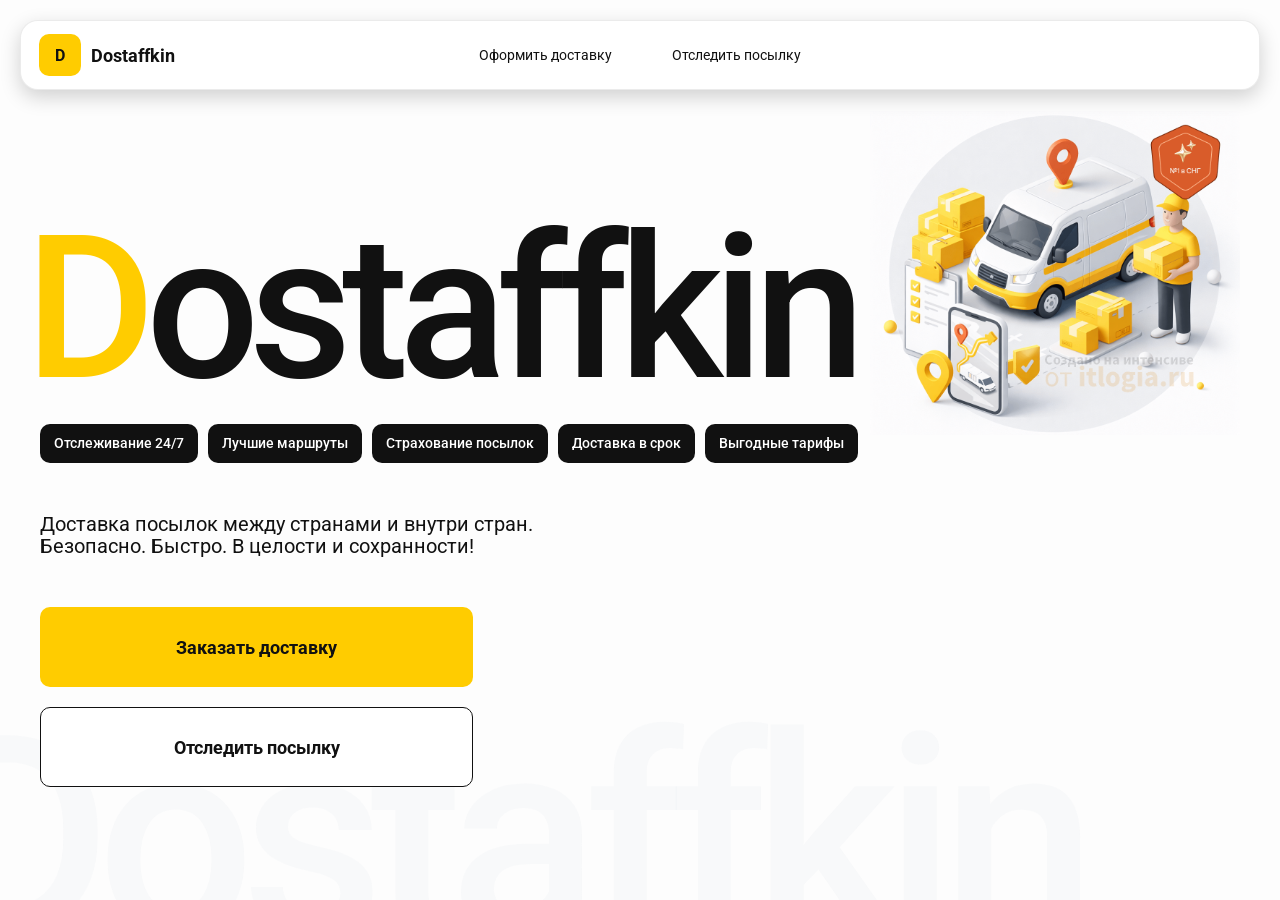
<file: index.html>
<!doctype html>
<html lang="ru">

<head>
    <meta charset="utf-8" />
    <meta name="viewport" content="width=device-width,initial-scale=1,maximum-scale=1,user-scalable=0" />
    <title>Dostaffkin — Доставка посылок между странами и внутри стран. Безопасно. Быстро. В целости и сохранности!
    </title>
    <link href="styles/base.css" rel="stylesheet" />
    <link href="styles/base_adaptive.css" rel="stylesheet" />
    <link href="styles/index.css" rel="stylesheet" />
    <link href="styles/index_adaptive.css" rel="stylesheet" />
</head>

<body>

    <div class="container">
        <header class="header">
            <a class="header-brand" href="#">
                <div class="header-logo">D</div>
                <div class="header-title">Dostaffkin</div>
            </a>
            <nav class="header-menu">
                <a class="header-link" href="./order.html">Оформить <span>доставку</span></a>
                <a class="header-link" href="./track.html">Отследить <span>посылку</span></a>
            </nav>


        </header>
        <main class="main">
            <section class="main-info">
                <div class="main-title">
                    <span>D</span>ostaffkin
                </div>

                <div class="main-features">
                    <div class="main-feature">Отслеживание 24/7</div>
                    <div class="main-feature">Лучшие маршруты</div>
                    <div class="main-feature">Страхование посылок</div>
                    <div class="main-feature">Доставка в срок</div>
                    <div class="main-feature">Выгодные тарифы</div>
                </div>
                <div class="main-description">
                    Доставка посылок между странами и внутри стран.
                    Безопасно. Быстро. В целости и сохранности!
                </div>
                <div class="main-actions">
                    <a class="button" type="button" href="./order.html">Заказать доставку</a>
                    <a class="button button-white" type="button" href="./track.html">Отследить посылку</a>
                </div>

            </section>
            <div class="main-title-ghost">Dostaffkin</div>
            <section class="main-image">
    <img src="images/main-image.png" alt="Main image"/>
</section>
        </main>




    </div>


</body>

</html>
</file>
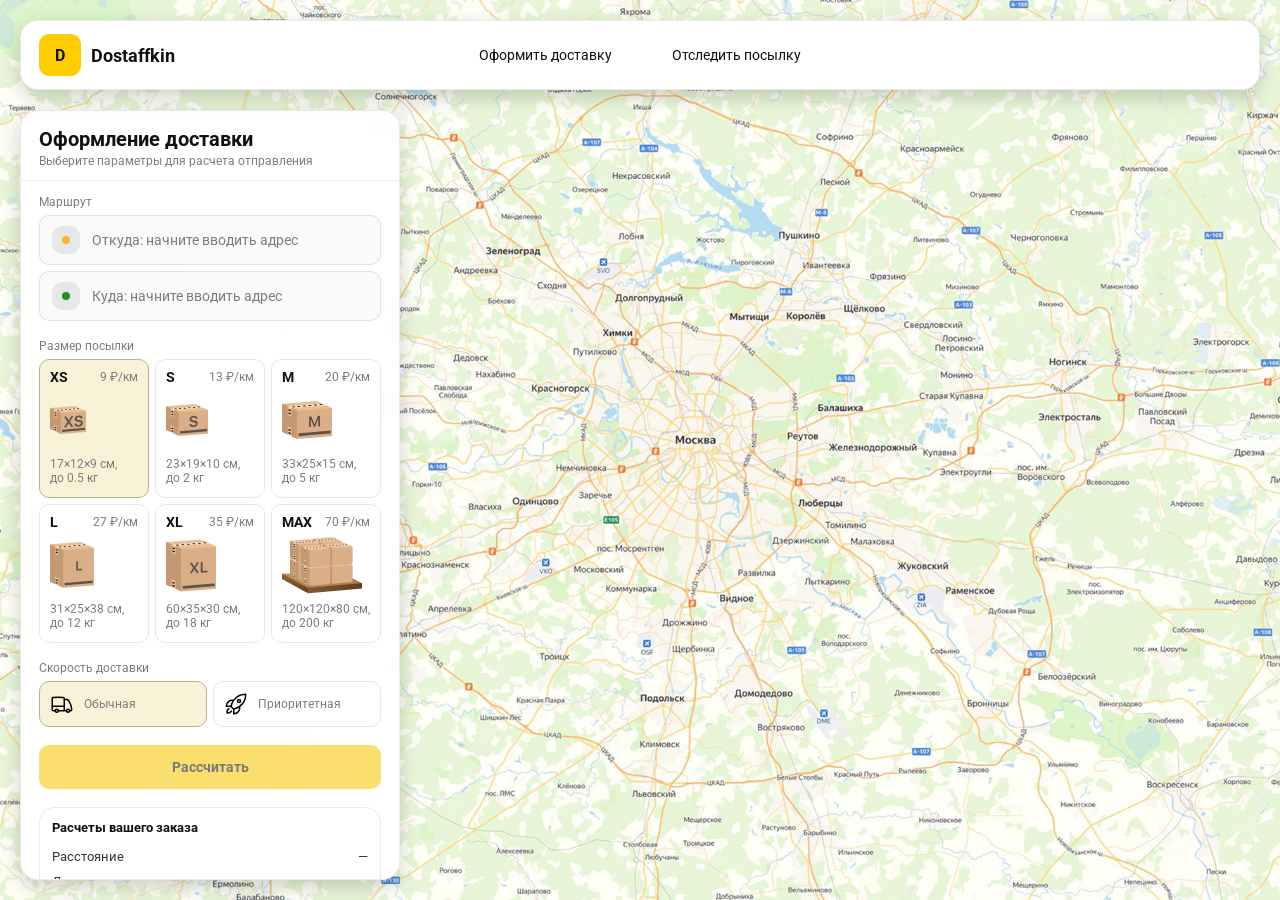
<file: order.html>
<!doctype html>
<html lang="ru">

<head>
    <meta charset="utf-8" />
    <meta name="viewport" content="width=device-width,initial-scale=1,maximum-scale=1,user-scalable=0" />
    <title>Оформление доставки</title>

    <link rel="stylesheet" href="styles/base.css" />
    <link rel="stylesheet" href="styles/base_adaptive.css" />

    <link rel="stylesheet" href="styles/order.css" />
    <link rel="stylesheet" href="styles/order_adaptive.css" />
</head>

<body>
    <div id="map"></div>


    <header class="header">
        <a class="header-brand" href="./index.html">
            <div class="header-logo">D</div>
            <div class="header-title">Dostaffkin</div>
        </a>
        <nav class="header-menu">
            <a class="header-link" href="#">Оформить <span>доставку</span></a>
            <a class="header-link" href="./track.html">Отследить <span>посылку</span></a>
        </nav>


    </header>

    <aside class="main" id="sidebar">
        <div class="main-header">
            <div class="main-title">Оформление доставки</div>
            <div class="main-text">Выберите параметры для расчета отправления</div>
        </div>
        <div class="main-content">
            <div class="main-route">
                <div class="main-block-title">Маршрут</div>
                <div class="main-fields">
                    <div class="main-field" id="fromField">
                        <div class="main-pin"></div>
                        <input id="from" placeholder="Откуда: начните вводить адрес" autocomplete="off" />
                        <div class="main-ac" id="fromAc" role="listbox" aria-label="Подсказки адресов"></div>
                    </div>

                    <div class="main-field" id="toField">
                        <div class="main-pin"></div>
                        <input id="to" placeholder="Куда: начните вводить адрес" autocomplete="off" />
                        <div class="main-ac" id="toAc" role="listbox" aria-label="Подсказки адресов"></div>
                    </div>
                </div>


            </div>
            <div class="main-package">
                <div class="main-block-title">Размер посылки</div>

                <div class="main-sizes">
                    <div class="main-size-card is-active" data-value="xs">
                        <div class="main-size-top">
                            <div class="main-size-label">XS</div>
                            <div class="main-size-rate">9 ₽/км</div>
                        </div>
                        <div class="main-size-media">
                            <img src="images/sizes/xs.png" alt="Короб XS" />
                        </div>
                        <div class="main-size-description">17×12×9 см,<br>до 0.5 кг</div>
                    </div>

                    <div class="main-size-card" data-value="s">
                        <div class="main-size-top">
                            <div class="main-size-label">S</div>
                            <div class="main-size-rate">13 ₽/км</div>
                        </div>
                        <div class="main-size-media">
                            <img src="images/sizes/s.png" alt="Короб S" />
                        </div>
                        <div class="main-size-description">23×19×10 см,<br>до 2 кг</div>
                    </div>

                    <div class="main-size-card" data-value="m">
                        <div class="main-size-top">
                            <div class="main-size-label">M</div>
                            <div class="main-size-rate">20 ₽/км</div>
                        </div>
                        <div class="main-size-media">
                            <img src="images/sizes/m.png" alt="Короб M" />
                        </div>
                        <div class="main-size-description">33×25×15 см,<br>до 5 кг</div>
                    </div>

                    <div class="main-size-card" data-value="l">
                        <div class="main-size-top">
                            <div class="main-size-label">L</div>
                            <div class="main-size-rate">27 ₽/км</div>
                        </div>
                        <div class="main-size-media">
                            <img src="images/sizes/l.png" alt="Короб L" />
                        </div>
                        <div class="main-size-description">31×25×38 см,<br>до 12 кг</div>
                    </div>

                    <div class="main-size-card" data-value="xl">
                        <div class="main-size-top">
                            <div class="main-size-label">XL</div>
                            <div class="main-size-rate">35 ₽/км</div>
                        </div>
                        <div class="main-size-media">
                            <img src="images/sizes/xl.png" alt="Короб XL" />
                        </div>
                        <div class="main-size-description">60×35×30 см,<br>до 18 кг</div>
                    </div>

                    <div class="main-size-card" data-value="max">
                        <div class="main-size-top">
                            <div class="main-size-label">MAX</div>
                            <div class="main-size-rate">70 ₽/км</div>
                        </div>
                        <div class="main-size-media main-size-media-palleta">
                            <img src="images/sizes/max.png" alt="Паллета" />
                        </div>
                        <div class="main-size-description">120×120×80 см,<br>до 200 кг</div>
                    </div>
                </div>
            </div>

<div class="main-speed">
    <div class="main-block-title">Скорость доставки</div>

    <div class="main-speeds">
        <div class="main-speed-card is-active" data-value="regular">
            <img class="main-speed-media" src="images/icons/regular.svg" alt="Regular"/>
            <div class="main-speed-description">Обычная</div>
        </div>
        <div class="main-speed-card" data-value="fast">
            <img class="main-speed-media" src="images/icons/fast.svg" alt="Fast"/>
            <div class="main-speed-description">Приоритетная</div>
        </div>

    </div>
</div>

            <div class="main-calculate-block">
                <button id="calc" class="button calculate-button" type="button" disabled>Рассчитать</button>
            </div>

            <div class="main-result" id="result">
                <div class="main-result-title">Расчеты вашего заказа</div>
                <div class="main-result-lines">
                    <div class="main-result-line"><span>Расстояние</span><span id="distanceValue">—</span></div>
                    <div class="main-result-line"><span>Доставим через</span><span id="durationValue">—</span></div>
                    <div class="main-result-line"><span>Тариф</span><span id="rateValue">—</span></div>
                </div>
                <div class="main-price">
                    <div class="main-price-label">Итого</div>
                    <div class="main-price-value" id="totalValue">—</div>
                </div>
            </div>

            <div class="main-order-box">
                <div class="main-order-form" id="orderForm">
                    <div class="main-order-title">Оформление доставки</div>
                    <div class="main-block-info-row">
                        <div class="main-block-title">Контакты</div>
                        <div class="order-fields">
                            <div class="main-field">
                                <input id="customerName" placeholder="Ваше имя" autocomplete="off" />
                            </div>
                            <div class="main-field">
                                <input id="customerPhone" placeholder="Ваш телефон" autocomplete="off"
                                    inputmode="tel" />
                            </div>
                        </div>
                    </div>
                    <div class="main-block-info-row extra-info">
                        <div class="main-block-title">Дополнительная информация</div>
                        <div class="main-field textarea">
                            <textarea id="comment" placeholder="Детали доставки и комментарии"></textarea>
                        </div>
                    </div>
                    <button id="submit" class="button main-submit-request" type="button" disabled>Отправить
                        заявку
                    </button>
                </div>

                <div class="main-order-success" id="orderSuccess">
                    <div class="main-success-icon">✓</div>
                    <div class="main-success-title">Заявка отправлена!</div>
                    <div class="main-success-title">Номер отправления – <span id="orderId"></span></div>
                    <div class="main-success-subtitle">Мы скоро свяжемся с вами</div>
                </div>
            </div>

        </div>

    </aside>


</body>

</html>
</file>
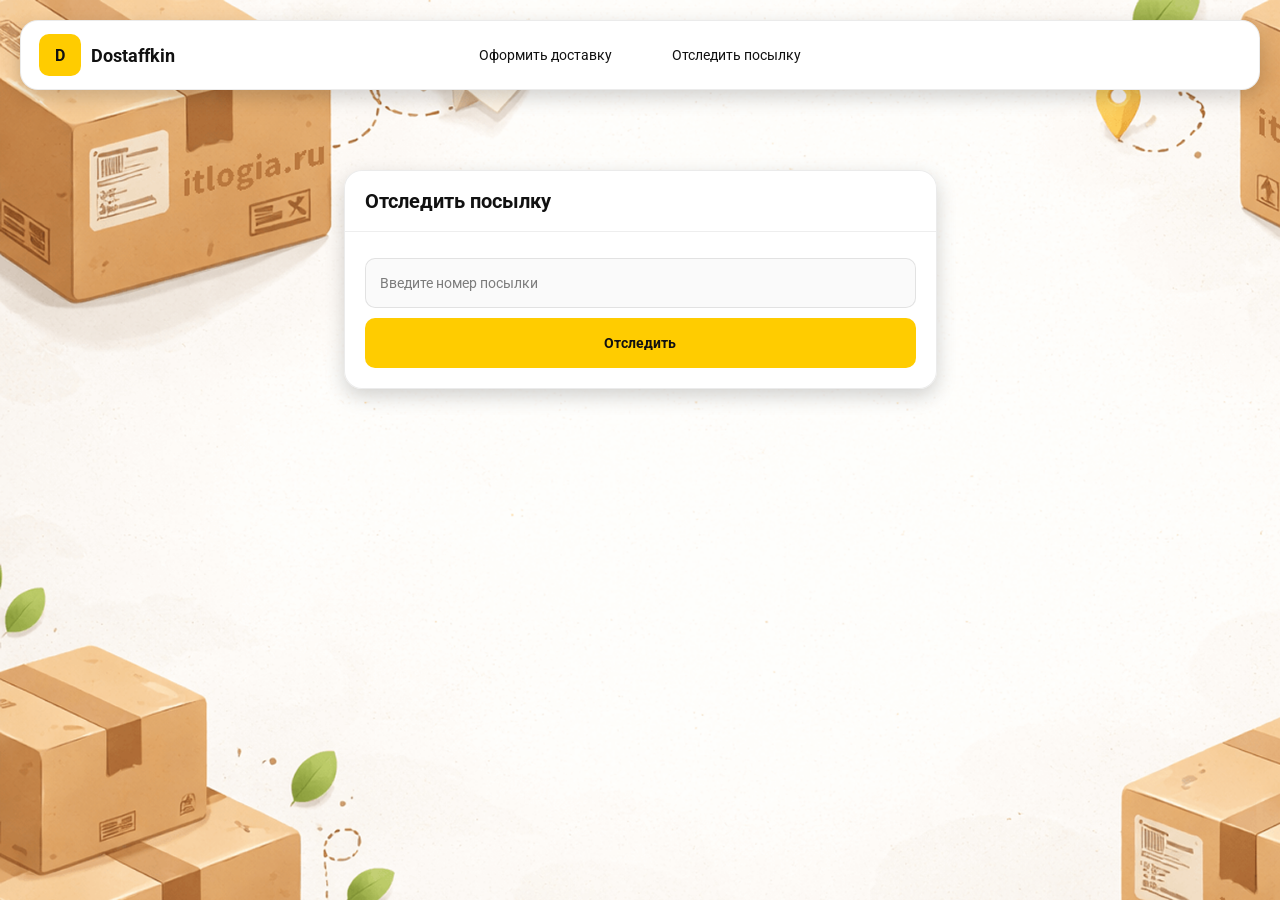
<file: track.html>
<!doctype html>
<html lang="ru">

<head>
    <meta charset="utf-8" />
    <meta name="viewport" content="width=device-width,initial-scale=1,maximum-scale=1,user-scalable=0" />
    <title>Отследить посылку</title>
    <link rel="stylesheet" href="styles/base.css" />
    <link rel="stylesheet" href="styles/base_adaptive.css" />

    <link rel="stylesheet" href="styles/track.css" />
    <link rel="stylesheet" href="styles/track_adaptive.css" />
</head>

<body>
    <div class="container">
        <header class="header">
            <a class="header-brand" href="./index.html">
                <div class="header-logo">D</div>
                <div class="header-title">Dostaffkin</div>
            </a>
            <nav class="header-menu">
                <a class="header-link" href="./order.html">Оформить <span>доставку</span></a>
                <a class="header-link" href="#">Отследить <span>посылку</span></a>
            </nav>


        </header>
        <main class="track-content">
            <section class="track-card track-search">
                <div class="track-title">Отследить посылку</div>
                <div class="track-action">
                    <div class="main-field track-field">
                        <input id="trackNumber" placeholder="Введите номер посылки" autocomplete="off" />
                    </div>
                    <button id="trackButton" class="button track-button" type="button">Отследить</button>
                </div>
            </section>

            <section class="track-card track-result" id="trackResult">
                <div class="track-result-header">
                    <div class="track-id" id="trackIdValue"></div>
                    <div class="track-routes">
                        <div class="track-route">
                            <div class="track-route-pin">
                                <svg xmlns="http://www.w3.org/2000/svg" fill="none" viewBox="0 0 24 24"
                                    stroke-width="1.5" stroke="orange" class="size-6">
                                    <path stroke-linecap="round" stroke-linejoin="round"
                                        d="M15 10.5a3 3 0 1 1-6 0 3 3 0 0 1 6 0Z" />
                                    <path stroke-linecap="round" stroke-linejoin="round"
                                        d="M19.5 10.5c0 7.142-7.5 11.25-7.5 11.25S4.5 17.642 4.5 10.5a7.5 7.5 0 1 1 15 0Z" />
                                </svg>
                            </div>
                            <div class="track-route-address" id="trackFromValue">
                                Откуда: Москва, улица Арбат, 1
                            </div>
                        </div>
                        <div class="track-route track-route-arrow">
                            <svg xmlns="http://www.w3.org/2000/svg" fill="none" viewBox="0 0 24 24" stroke-width="1.5"
                                stroke="currentColor" class="size-6">
                                <path stroke-linecap="round" stroke-linejoin="round"
                                    d="M19.5 13.5 12 21m0 0-7.5-7.5M12 21V3" />
                            </svg>
                        </div>
                        <div class="track-route">
                            <div class="track-route-pin">
                                <svg xmlns="http://www.w3.org/2000/svg" fill="none" viewBox="0 0 24 24"
                                    stroke-width="1.5" stroke="green" class="size-6">
                                    <path stroke-linecap="round" stroke-linejoin="round"
                                        d="M15 10.5a3 3 0 1 1-6 0 3 3 0 0 1 6 0Z" />
                                    <path stroke-linecap="round" stroke-linejoin="round"
                                        d="M19.5 10.5c0 7.142-7.5 11.25-7.5 11.25S4.5 17.642 4.5 10.5a7.5 7.5 0 1 1 15 0Z" />
                                </svg>
                            </div>
                            <div class="track-route-address" id="trackToValue">
                                Куда: Минск, проспект Независимости, 58
                            </div>
                        </div>
                    </div>
                </div>
                <div class="track-info">
                    <div class="track-status-title">Статус данной посылки:</div>
                    <div class="track-status-list" id="trackStatusList">


                        <div class="track-status created">
                            <img src="images/icons/created.svg" class="track-status-icon" alt="Created">
                            <div class="track-status-text">
                                <div class="track-status-text-state">Создан</div>
                                <div class="track-status-text-date">10.01.2026</div>
                            </div>
                        </div>

                        <div class="track-status in-way">
                            <img src="images/icons/in-way.svg" class="track-status-icon" alt="In way">
                            <div class="track-status-text">
                                <div class="track-status-text-state">В пути: Москва</div>
                                <div class="track-status-text-date">18.01.2026</div>
                            </div>
                        </div>

                        <div class="track-status ready">
                            <img src="images/icons/ready.svg" class="track-status-icon" alt="Ready">
                            <div class="track-status-text">
                                <div class="track-status-text-state">Готов к выдаче</div>
                                <div class="track-status-text-date">25.01.2026</div>
                            </div>
                        </div>

                        <div class="track-status done">
                            <img src="images/icons/done.svg" class="track-status-icon" alt="Done">
                            <div class="track-status-text">
                                <div class="track-status-text-state">Вручен</div>
                                <div class="track-status-text-date">27.01.2026</div>
                            </div>
                        </div>

                    </div>
                </div>
            </section>


        </main>

    </div>
</body>

</html>
</file>
<file: styles/base.css>
*, *::before, *::after {
    box-sizing: border-box;
}
@font-face {
    font-family: "Roboto";
    src: url("../fonts/Roboto-Regular.ttf");
    font-weight: normal;
}

@font-face {
    font-family: "Roboto";
    src: url("../fonts/Roboto-Bold.ttf");
    font-weight: bold;
}

@font-face {
    font-family: "Roboto";
    src: url("../fonts/Roboto-Medium.ttf");
    font-weight: 500;
}

html, body {
    margin: 0;
    color: #111111;
    font-family: "Roboto", sans-serif;
}

body {
    background: #FDFDFD;
}

.header {
    border-radius: 18px;
    box-shadow: 0 7px 20px 0 #0000002E;
    backdrop-filter: blur(10px);
    background: #ffffff;
    left: 20px;
    border: 1px solid rgba(0, 0, 0, 0.08);
    position: fixed;
    right: 20px;
    top: 20px;
    padding: 14px 18px;
    height: 70px;
    display: flex;
    align-items: center;
    z-index: 6;
}

.header-brand {
    display: flex;
    align-items: center;
    text-decoration: none;
    gap: 10px;
}

.header-logo {
    width: 42px;
    height: 42px;
    border-radius: 10px;
    background: #FFCC00;
    display: grid;
    place-items: center;
    font-weight: bold;
    color: #111;
}

.header-title {
    font-size: 18px;
    font-weight: bold;
    color: #111111;
    text-decoration: none;
}

.header-menu {
    display: flex;
    align-items: center;
    gap: 60px;
    margin: 0;
    position: absolute;
    left: 50%;
    transform: translateX(-50%);
}

.header-link {
    font-size: 14px;
    color: #111111;
    text-decoration: none;
}

.button {
    border: 0;
    outline: none;
    height: 44px;
    border-radius: 10px;
    font-size: 14px;
    font-weight: bold;
    cursor: pointer;
    font-family: inherit;
    transition: transform .08s ease, opacity .12s ease;
    background: #ffcc00;
    color: #111111;
    text-align: center;
    text-decoration: none;
}

.button:hover {
    background-color: #E5BC19;
}

.button:disabled {
    cursor: not-allowed;
    background-color: #FADE6E;
    color: #787878;
    transform: none;
}

.button.button-white {
    background: #ffffff;
    border: 1px solid #111111;
}

.button.button-white:hover {
    background: rgb(241 241 241);
}

.main-field {
    display: flex;
    align-items: center;
    margin-top: 6px;
    gap: 10px;
    border: 1px solid #1111111A;
    background: #FAFAFA;
    border-radius: 10px;
    padding: 10px 12px;
    position: relative;
    box-sizing: border-box;
    height: 50px;
}

.main-field.textarea {
    height: auto;
}

.main-pin {
    width: 28px;
    height: 28px;
    border-radius: 10px;
    background: rgba(17, 17, 17, 0.08);
    display: grid;
    place-items: center;
    flex: 0 0 auto;
    position: relative;
}

.main-pin::before {
    content: "";
    width: 8px;
    height: 8px;
    border-radius: 999px;
    background: orange;
    opacity: .75;
    display: block;
}

.main-field:last-child .main-pin::before {
    background: green;
    opacity: .85;
}

input, textarea {
    width: 100%;
    border: 0;
    outline: none;
    background: transparent;
    font-size: 14px;
    color: #111111;
    font-family: inherit;
}

textarea {
    resize: vertical;
    min-height: 72px;
    padding: 2px 0;
}

input::placeholder, textarea::placeholder {
    color: #7C7C7C;
}

.main-field:focus-within {
    border-color: rgba(0, 0, 0, 0.20);
    box-shadow: 0 0 0 4px rgba(255, 204, 0, 0.35);
    background: rgba(255, 255, 255, 0.75);
}

.calculate-button {
    width: 100%;
}
</file>
<file: styles/base_adaptive.css>
@media (max-width: 767px) {
    .header {
        left: 10px;
        right: 10px;
        top: 10px;
    }

    .header-link span {
        display: none;
    }

    .header-menu {
        gap: 20px;
        justify-content: flex-start;
        margin: 0 0 0 30px;
        position: static;
        transform: none;
    }
}

@media (max-width: 420px) {
    .header-title {
        display: none;
    }
}

@media (max-width: 374px) {
    .header-menu {
        gap: 10px;
        margin: 0 0 0 10px;
    }
}
</file>
<file: styles/index.css>
.container {
    overflow: hidden;
    min-height: 100vh;
}

.main {
    padding: 111px 40px 40px;
    position: relative;
    display: flex;
}

.main-info {
    max-width: 840px;
    width: 100%;
    position: relative;
}

.main-title {
    margin-top: 98px;
    font-weight: 500;
    font-size: 200px;
    line-height: 1;
    letter-spacing: -0.05em;
    color: #111111;
    left: -15px;
    position: relative;
}

.main-title span {
    color: #ffcc00;
}

.main-features {
    margin-top: 15px;
    display: flex;
    flex-wrap: wrap;
    gap: 10px;
}

.main-feature {
    background: #111111;
    color: #ffffff;
    padding: 12px 14px;
    font-weight: 500;
    font-size: 14px;
    line-height: 1.1;
    border-radius: 10px;
}

.main-description {
    margin-top: 50px;
    max-width: 500px;
    font-size: 20px;
    line-height: 1.1;
    color: #111111;
}

.main-actions {
    margin-top: 50px;
    display: flex;
    flex-direction: column;
    gap: 20px;
}

.main-actions .button {
    height: 80px;
    width: 433px;
    font-size: 18px;
    font-weight: bold;
    place-items: center;
    display: grid;
}

.main-title-ghost {
    position: absolute;
    z-index: -1;
    left: -70px;
    bottom: -150px;
    font-weight: 500;
    font-size: 278px;
    line-height: 1;
    letter-spacing: -0.05em;
    color: #ECEDF04D;
}

.main-image {
    width: 1024px;
    top: 100px;
    z-index: -2;
}

.main-image img {
    width: 100%;
    max-width: 1024px;
    height: auto;
    display: block;
}
</file>
<file: styles/index_adaptive.css>
@media (max-width: 1200px) {
    .main-info {
        max-width: 540px;
    }

    .main {
        padding: 111px 20px 20px;
    }

    .main-title {
        font-size: 120px;
        left: -4px;
    }

    .main-title-ghost {
        font-size: 220px;
    }
}

@media (max-width: 1200px) {
    .main-info {
        max-width: 540px;
    }

    .main {
        padding: 111px 20px 20px;
    }

    .main-title {
        font-size: 120px;
        left: -4px;
    }

    .main-title-ghost {
        font-size: 220px;
    }
}

@media (max-width: 1024px) {
    .main-title {
        margin-top: 30px;
    }

    .main {
        flex-direction: column-reverse;
    }

    .main-image {
        max-width: 350px;
        position: absolute;
        left: 370px;
        top: 370px;
    }

    .main-info {
        max-width: 100%;
    }

    .main-actions {
        gap: 10px;
    }

    .main-actions .button {
        height: 50px;
        font-size: 14px;
        width: auto;
        max-width: 300px;
    }

    .main-description {
        max-width: 350px;
    }
}

@media (max-width: 570px) {
    .main-title {
        font-size: 88px;
    }

    .main-description {
        max-width: 100%
    }

    .main-actions {
       width: 100%;
    }

    .main-actions .button {
        width: 100%;
        max-width: 100%
    }

    .main-image {
        max-width: 650px;
        position: absolute;
        left: 170px;
        top: 70px;
        opacity: 0.2;
    }
}

@media (max-width: 400px) {
    .main-title {
        font-size: 70px;
    }
}
</file>
<file: styles/order.css>
#map {
    background-image: url("../images/order-bg.png");
    background-size: cover;
    position: fixed;
    inset: 0;
}

.main {
    border-radius: 18px;
    box-shadow: 0 7px 20px 0 #0000002E;
    backdrop-filter: blur(10px);
    background: rgba(255, 255, 255, 0.96);
    left: 20px;
    border: 1px solid rgba(0, 0, 0, 0.08);
    position: fixed;
    top: 110px;
    bottom: 20px;
    width: 380px;
    display: flex;
    flex-direction: column;
    overflow: hidden;
    z-index: 5;
}

.main-header {
    padding: 18px 18px 12px 18px;
    border-bottom: 1px solid rgba(0, 0, 0, 0.06);
    display: flex;
    flex-direction: column;
}

.main-title {
    font-size: 20px;
    line-height: 100%;
    font-weight: bold;
}

.main-text {
    font-size: 12px;
    margin-top: 5px;
    color: #7C7C7C;
}

.main-content {
    padding: 14px 18px 18px 18px;
    overflow: auto;
    scrollbar-width: none;
    display: flex;
    flex-direction: column;
    gap: 18px;
    flex: 1;
}

.main-block-title {
    font-size: 12px;
    color: #7C7C7C;
}

.main-route .main-block-title,
.main-package .main-block-title {
    margin-bottom: 6px;
}

.main-sizes {
    display: grid;
    gap: 6px;
    grid-template-columns: repeat(3, 1fr);
}

.main-size-card {
    border: 1px solid #E8E8E7;
    background: #FFFFFF;
    border-radius: 10px;
    padding: 10px;
    cursor: pointer;
    user-select: none;
    transition: transform .08s ease, border-color .12s ease, background .12s ease;
    min-height: 139px;
}

.main-size-card:hover {
    transform: translateY(-1px);
}

.main-size-card.is-active {
    background-color: #F8F2D6;
    border-color: #B7B196;
}

.main-size-top {
    display: flex;
    align-items: center;
    justify-content: space-between;
}

.main-size-label {
    font-weight: bold;
    font-size: 14px;
    color: #111111;
    line-height: 100%;
}

.main-size-rate {
    font-size: 12px;
    color: #7C7C7C;
    line-height: 100%;
}

.main-size-media {
    margin-top: 8px;
    height: 57px;
}

.main-size-description {
    margin-top: 8px;
    font-size: 12px;
    color: #7C7C7C;
    line-height: 1.2;
}

.main-result {
    border: 1px solid rgba(0, 0, 0, 0.08);
    background: rgba(255, 255, 255, 0.75);
    border-radius: 16px;
    padding: 12px;
    line-height: 1.25;
}

.main-result-title {
    font-weight: bold;
    font-size: 13px;
    color: #111111;
    margin-bottom: 13px;
}

.main-result-lines {
    gap: 8px;
    display: flex;
    flex-direction: column;
}

.main-result-line {
    font-size: 13px;
    color: rgba(17, 17, 17, 0.85);
    display: flex;
    justify-content: space-between;
}

.main-price {
    margin-top: 18px;
    padding-top: 10px;
    border-top: 1px dashed rgba(0, 0, 0, 0.12);
    display: flex;
    align-items: baseline;
    justify-content: space-between;
}

.main-price-label {
    font-size: 12px;
    color: rgba(17, 17, 17, 0.55);
}

.main-price-value {
    font-size: 20px;
    font-weight: bold;
    color: #111111;
    letter-spacing: -0.3px;
}

.main-order-box {
    background: #ffffff;
    border: 1px solid #E8E8E7;
    border-radius: 10px;
    padding: 12px;
}

.main-order-title {
    margin-bottom: 8px;
    font-weight: bold;
    font-size: 14px;
    color: #111111;
}

.main-block-info {
    display: flex;
    flex-direction: column;
    gap: 6px;
}

.order-fields {
    display: grid;
    grid-template-columns: 1fr 1fr;
    column-gap: 10px;
    margin-top: 6px;
}

.main-block-info-row.extra-info {
    display: block;
    margin-top: 13px;
}

.main-submit-request {
    width: 100%;
    margin-top: 6px;
}

.main-order-success {
    display: none;
    text-align: center;
    padding: 22px 12px;
    gap: 12px;
}

.main-order-success.is-visible {
    display: flex;
    flex-direction: column;
    align-items: center;
}

.main-success-icon {
    width: 56px;
    height: 56px;
    border-radius: 50%;
    background: #16a34a;
    color: #ffffff;
    display: grid;
    place-items: center;
    font-size: 30px;
}

.main-success-title {
    font-size: 14px;
    font-weight: bold;
    color: #111111;
}

.main-success-subtitle {
    font-size: 12px;
    color: rgba(17, 17, 17, 0.55);
    line-height: 1.3;
}

.main-speed .main-block-title {
    margin-bottom: 6px;
}

.main-speeds {
    display: grid;
    gap: 6px;
    grid-template-columns: repeat(2, 1fr);
}

.main-speed-card {
    border: 1px solid #E8E8E7;
    background: #FFFFFF;
    border-radius: 10px;
    padding: 10px;
    cursor: pointer;
    user-select: none;
    transition: transform .08s ease, border-color .12s ease, background .12s ease;
    display: flex;
    align-items: center;
    gap: 10px;
}

.main-speed-card:hover {
    transform: translateY(-1px);
}

.main-speed-card.is-active {
    background-color: #F8F2D6;
    border-color: #B7B196;
}

.main-speed-description {
    font-size: 12px;
    color: #7C7C7C;
    line-height: 1.2;
}
</file>
<file: styles/order_adaptive.css>
@media (max-width: 767px) {
    .main {
        left: 10px;
        right: 10px;
        top: 50%;
        bottom: 12px;
        width: auto;
        max-width: none;
    }
}

@media (max-width: 420px) {
    .main-sizes {
        grid-template-columns: repeat(2, 1fr);
    }
}
</file>
<file: styles/track.css>
.container {
    background: #F4F4F4 url("../images/track-bg.png");
    background-size: cover;
    min-height: 100vh;
    padding: 170px 0 50px 0;
}

.track-content {
    width: 593px;
    margin: 0 auto;
}

.track-card {
    width: 100%;
    border-radius: 18px;
    box-shadow: 0 7px 20px 0 #0000002E;
    backdrop-filter: blur(10px);
    background: rgba(255, 255, 255, 0.96);
    border: 1px solid rgba(0, 0, 0, 0.08);
}

.track-title {
    font-size: 20px;
    line-height: 100%;
    font-weight: bold;
    border-bottom: 1px solid #EEEEEE;
    padding: 20px;
}

.track-action {
    padding: 20px;
}

.track-button {
    width: 100%;
    height: 50px;
}

.track-field {
    margin-bottom: 10px;
}

.track-result {
    margin-top: 5px;
    display: none;
}

.track-result.is-visible {
    display: block;
}

.track-result-header {
    font-weight: bold;
    font-size: 14px;
    color: #111111;
    padding: 20px;
    border-bottom: 1px solid #EEEEEE;
}

.track-id {
    margin-bottom: 12px;
    font-size: 20px;
}

.track-routes {
    display: flex;
    flex-direction: column;
    gap: 10px;
    font-weight: normal;
}

.track-route {
    display: flex;
    align-items: center;
    gap: 10px;
}

.track-route-pin {
    width: 24px;
    height: 24px;
    flex-shrink: 0;
}

.track-route-arrow {
    padding: 15px 0;
    width: 24px;
    height: 24px;
}

.track-info {
    padding: 20px;
}

.track-status {
    display: flex;
    align-items: center;
    font-size: 12px;
    gap: 10px;
}

.track-status-title {
    font-size: 14px;
    color: #111111;
    margin-bottom: 20px;
}

.track-status-list {
    display: flex;
    flex-direction: column;
    gap: 15px;
}

.track-status-icon {
    width: 40px;
    height: 40px;
    border-radius: 50%;
    background: rgba(17, 17, 17, 0.08);
    display: grid;
    place-items: center;
    flex: 0 0 auto;
}

.track-status.created .track-status-icon {
    background-color: #F1CB00;
}

.track-status.in-way .track-status-icon {
    background-color: #F08A11;
}

.track-status.ready .track-status-icon {
    background-color: #A35D0A;
}

.track-status.done .track-status-icon {
    background-color: #37C93B;
}

.track-status-text {
    display: flex;
    align-items: center;
    justify-content: space-between;
    color: #111111;
    font-size: 12px;
    flex: 1;
}

.track-status-date {
    color: rgba(17, 17, 17, 0.55);
}
</file>
<file: styles/track_adaptive.css>
@media (max-width: 767px) {
    .container {
        padding: 130px 0 50px 0;
    }

    .track-content {
        width: 100%;
        padding-left: 10px;
        padding-right: 10px;
    }

    .track-result-header {
        padding: 20px;
    }
}
</file>
